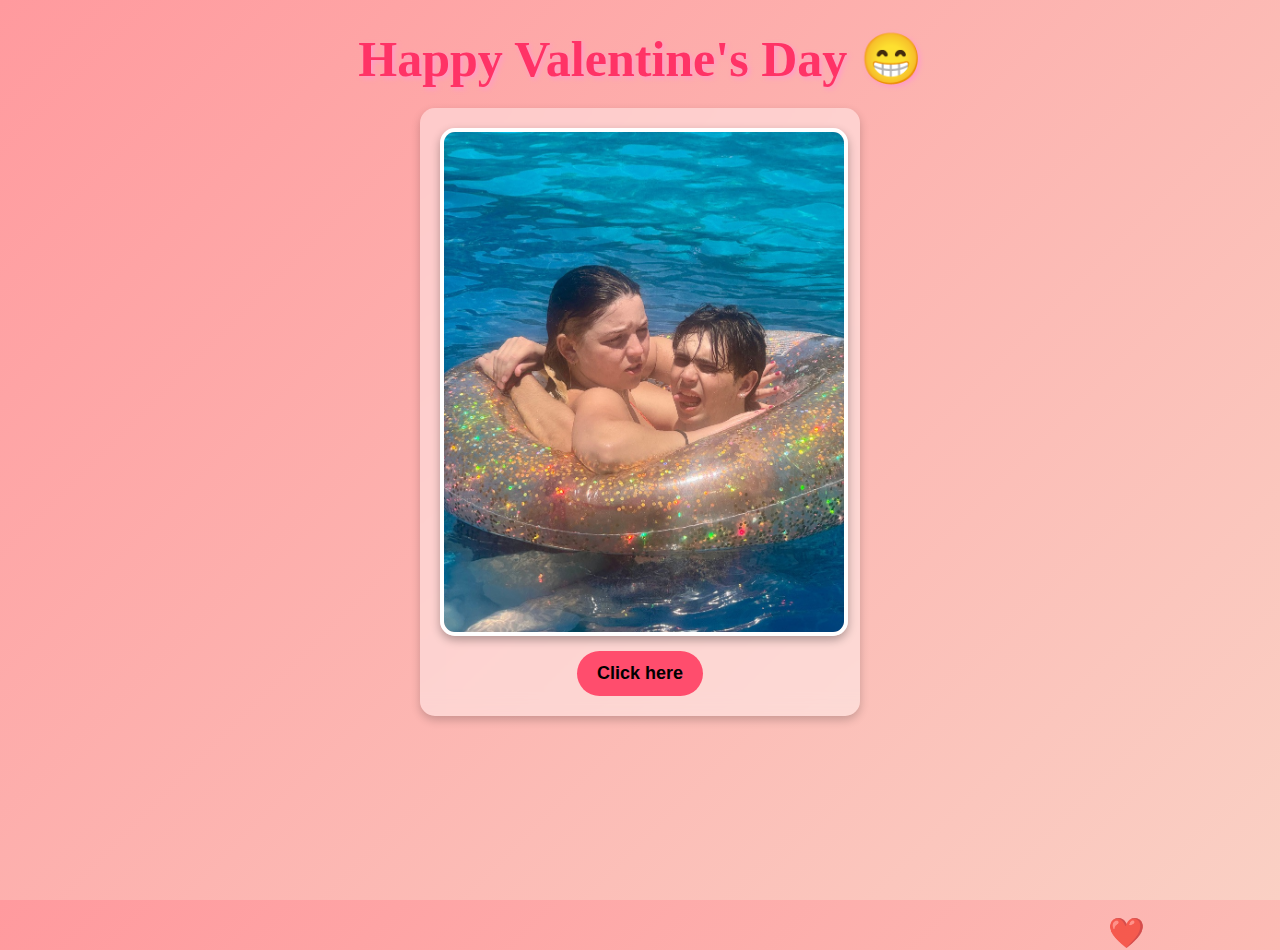
<file: index.html>
<!DOCTYPE html>
<html lang="en">
<head>
    <meta charset="UTF-8">
    <meta name="viewport" content="width=device-width, initial-scale=1.0">
    <title>Home</title>
    <link rel="stylesheet" href="styles.css">
</head>
<body>
    <h1 class="valentine-heading">Happy Valentine's Day 😁</h1>

    <script>
        function createHeart() {
            const heart = document.createElement("div");
            heart.innerHTML = "❤️";
            heart.classList.add("heart");
            document.body.appendChild(heart);
            
            const size = Math.random() * 20 + 10 + "px";
            heart.style.left = Math.random() * window.innerWidth + "px";
            heart.style.fontSize = size;
            heart.style.animationDuration = Math.random() * 2 + 2 + "s";

            setTimeout(() => heart.remove(), 4000);
        }

        setInterval(createHeart, 500);
    </script>

    <div class="container">
        <img src="images/image1.jpeg" alt="Main Image" class="main-image">
        <a href="page2.html">
            <button class="btn">Click here</button>
        </a>
    </div>
</body>
</html>
</file>
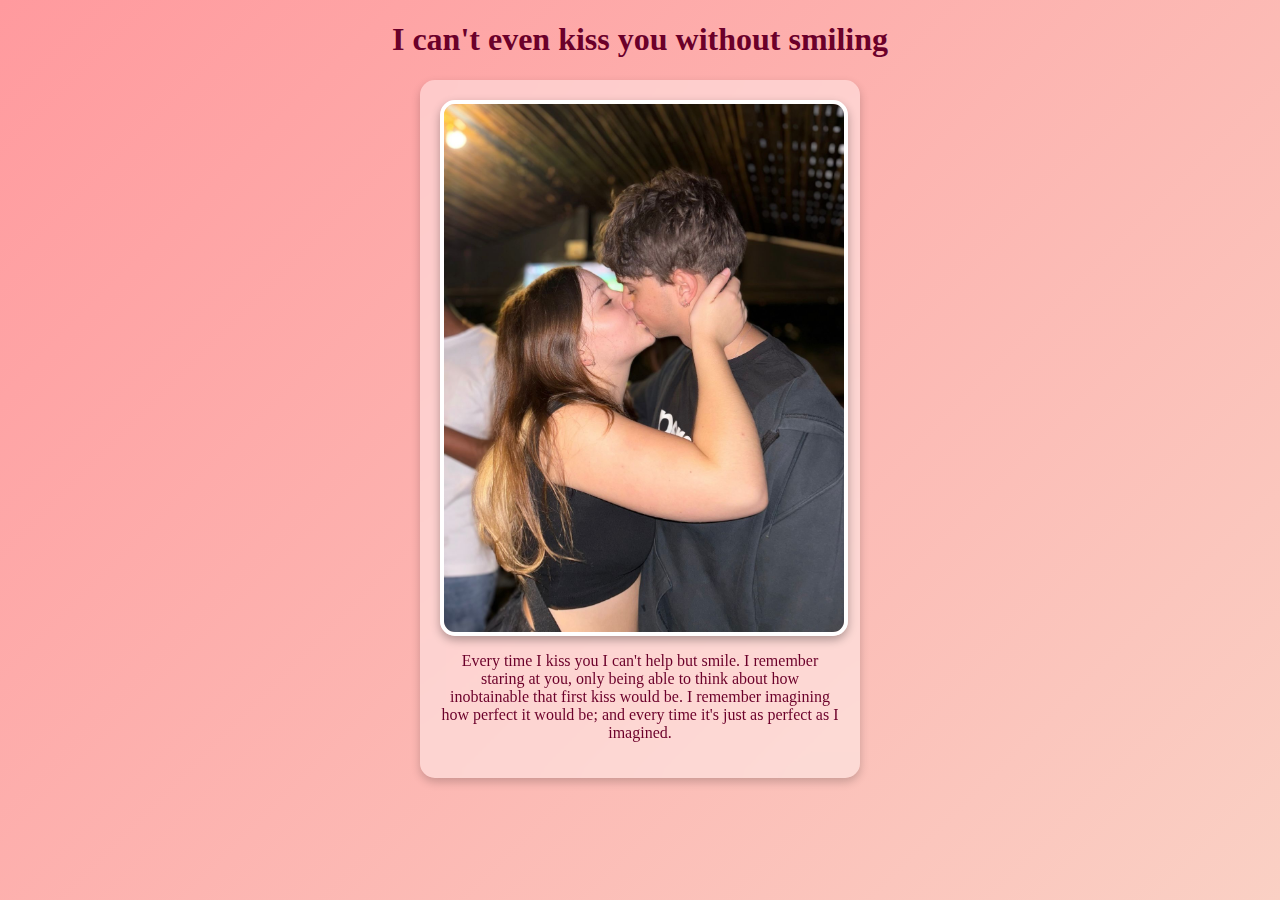
<file: coaster1.html>
<!DOCTYPE html>
<html lang="en">
<head>
    <meta charset="UTF-8">
    <meta name="viewport" content="width=device-width, initial-scale=1.0">
    <title>Coaster 1</title>
    <link rel="icon" href="favicon.ico" type="image/x-icon">
    <link rel="stylesheet" href="styles.css">
</head>
<body>
		<h1> I can't even kiss you without smiling </h1>
		<div class="container">
			<img src="images/coasters/coaster1.jpg" alt="coaster1picture" class="main-image">
			<p>
				 Every time I kiss you I can't help but smile. I remember staring at you, only being able to think about how inobtainable that first kiss would be. I remember imagining how perfect it would be; and every time it's just as perfect as I imagined.
			</p>		
		</div>

</body>
</html>
</file>
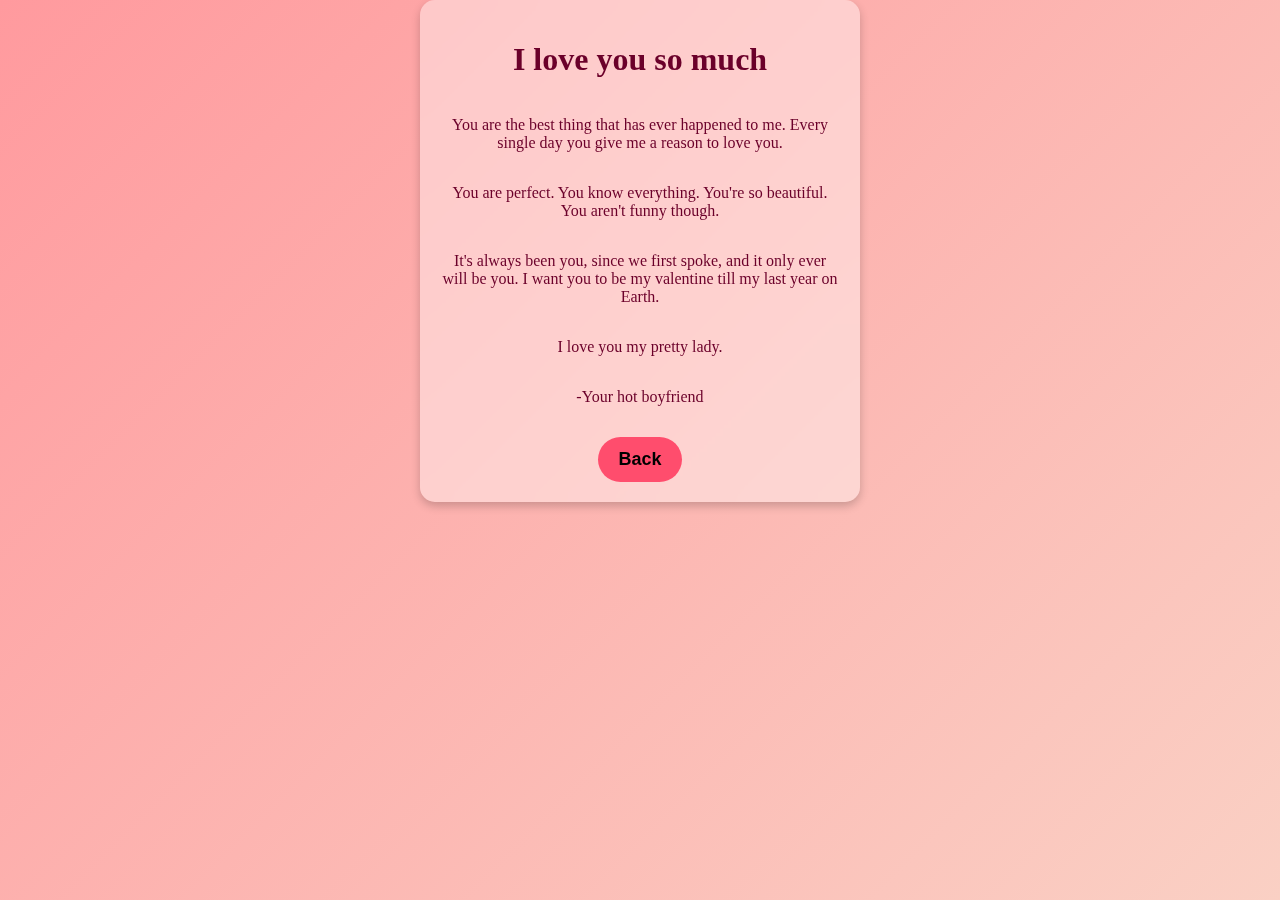
<file: page3.html>
<!DOCTYPE html>
<html lang="en">
<head>
    <meta charset="UTF-8">
    <meta name="viewport" content="width=device-width, initial-scale=1.0">
    <title>Page 3</title>
    <link rel="stylesheet" href="styles.css">

</head>
<body>
    <div class="container">
        <h1>I love you so much</h1>
        <p>You are the best thing that has ever happened to me. Every single day you give me a reason to love you.
      </p>
      <p>
        You are perfect. You know everything. You're so beautiful. You aren't funny though.
      </p>
      <p>
        It's always been you, since we first spoke, and it only ever will be you. I want you to be my valentine till my last year on Earth.
      </p>
      <p>
        I love you my pretty lady.
      </p>
        <p>-Your hot boyfriend</p>
        <a href="page2.html">
            <button class="btn">Back</button>
        </a>
    </div>
</body>
</html>
</file>
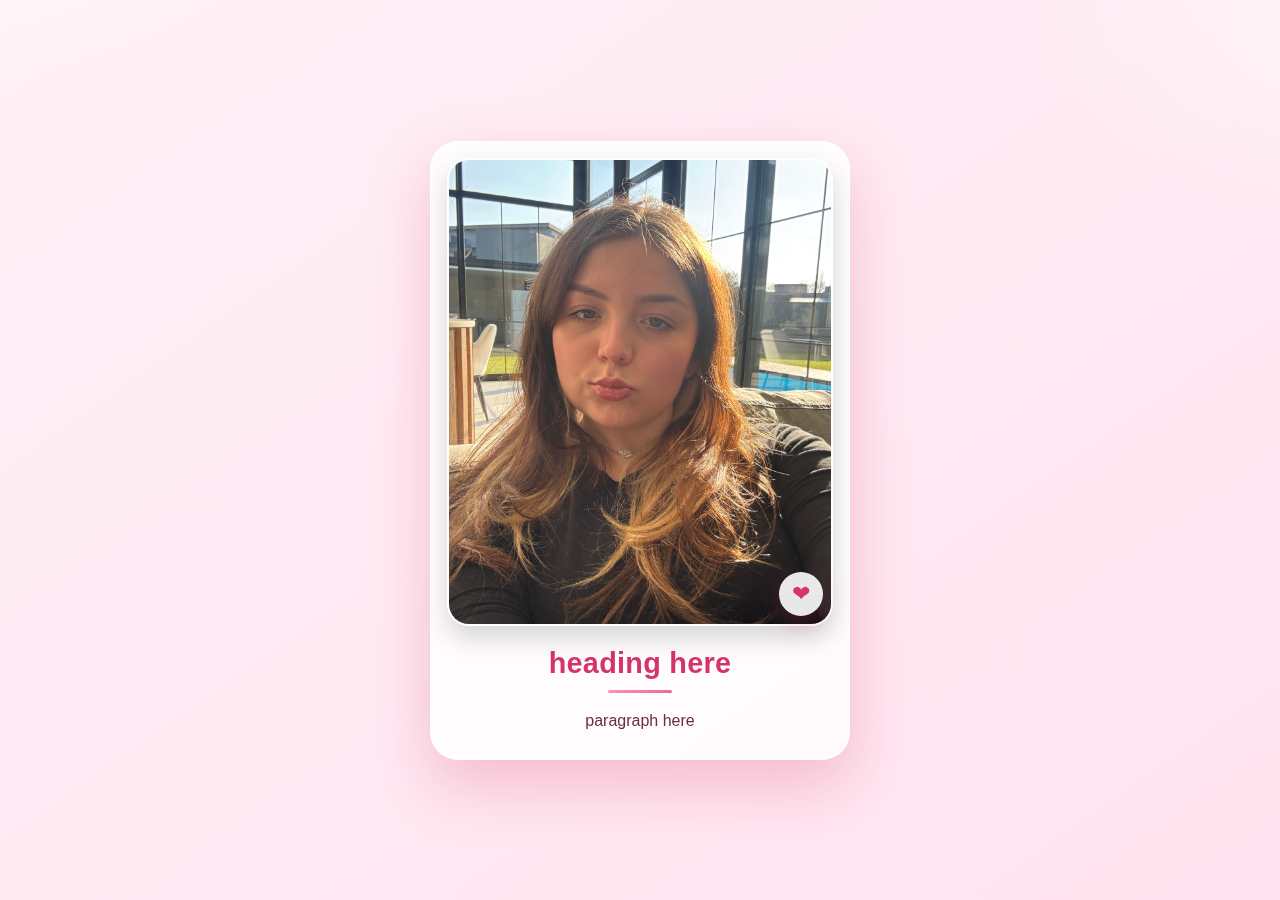
<file: coaster-a4f9c7e2d8b1k6m3/coaster2.html>
<!DOCTYPE html>
<html lang="en">
<head>
    <meta charset="UTF-8">
    <meta name="viewport" content="width=device-width, initial-scale=1.0">
	<title>For My Pretty Lady</title>
	<meta name="theme-color" content="#ea4c89">
	<link rel="icon" href="../favicon.ico" type="image/x-icon">
	<style>
		:root {
			--bg1: #fff1f7;
			--bg2: #ffe3ee;
			--card: rgba(255, 255, 255, 0.84);
			--text: #5f1d3b;
			--accent: #d6336c;
			--shadow: 0 24px 60px rgba(214, 51, 108, 0.25);
		}

		* {
			box-sizing: border-box;
		}

		body {
			margin: 0;
			min-height: 100dvh;
			display: grid;
			place-items: center;
			padding: 18px;
			font-family: Inter, "Segoe UI", Roboto, "Helvetica Neue", Arial, sans-serif;
			color: var(--text);
			background:
				radial-gradient(900px 500px at -10% -20%, rgba(255, 255, 255, 0.9), transparent 55%),
				radial-gradient(700px 420px at 110% 0%, rgba(255, 255, 255, 0.65), transparent 55%),
				linear-gradient(145deg, var(--bg1), var(--bg2));
			overflow-x: hidden;
		}

		.bg-hearts {
			position: fixed;
			inset: 0;
			pointer-events: none;
			overflow: hidden;
			z-index: 0;
		}

		.bg-hearts span {
			position: absolute;
			bottom: -40px;
			color: rgba(214, 51, 108, 0.3);
			font-size: 1.2rem;
			animation: floatUp 10s linear infinite;
		}

		.bg-hearts span:nth-child(1) { left: 10%; animation-duration: 11s; animation-delay: 0s; }
		.bg-hearts span:nth-child(2) { left: 24%; animation-duration: 9s; animation-delay: 1.3s; }
		.bg-hearts span:nth-child(3) { left: 40%; animation-duration: 13s; animation-delay: 0.8s; }
		.bg-hearts span:nth-child(4) { left: 58%; animation-duration: 10s; animation-delay: 2s; }
		.bg-hearts span:nth-child(5) { left: 76%; animation-duration: 12s; animation-delay: 0.5s; }
		.bg-hearts span:nth-child(6) { left: 90%; animation-duration: 9.5s; animation-delay: 1.8s; }

		.card {
			width: min(100%, 420px);
			background: var(--card);
			border: 1px solid rgba(255, 255, 255, 0.9);
			border-radius: 28px;
			box-shadow: var(--shadow);
			backdrop-filter: blur(10px);
			overflow: hidden;
			position: relative;
			z-index: 1;
			animation: cardIn 850ms cubic-bezier(.22,.8,.3,1) both;
		}

		.card::before {
			content: "";
			position: absolute;
			inset: -140% -45%;
			background: linear-gradient(110deg, transparent 40%, rgba(255, 255, 255, 0.5) 50%, transparent 60%);
			transform: translateX(-90%) rotate(8deg);
			animation: shimmer 6.5s ease-in-out infinite;
			pointer-events: none;
		}

		.image-wrap {
			position: relative;
			padding: 16px 16px 0;
		}

		.main-image {
			width: 100%;
			display: block;
			border-radius: 22px;
			border: 2px solid rgba(255, 255, 255, 0.95);
			box-shadow: 0 12px 26px rgba(0, 0, 0, 0.16);
			object-fit: cover;
			max-height: 52vh;
			transition: transform 450ms ease;
		}

		.card:hover .main-image {
			transform: scale(1.02);
		}

		.heart {
			position: absolute;
			right: 26px;
			bottom: 10px;
			width: 44px;
			height: 44px;
			border-radius: 50%;
			display: grid;
			place-items: center;
			background: rgba(255, 255, 255, 0.9);
			box-shadow: 0 8px 24px rgba(214, 51, 108, 0.25);
			color: var(--accent);
			font-size: 1.35rem;
			animation: pulse 2.4s ease-in-out infinite;
		}

		.content {
			padding: 20px 22px 24px;
			text-align: center;
		}

		h1 {
			margin: 0 0 10px;
			line-height: 1.2;
			font-size: clamp(1.38rem, 5vw, 1.8rem);
			color: var(--accent);
			letter-spacing: 0.01em;
			animation: fadeUp 900ms 250ms both;
		}

		.line {
			width: 64px;
			height: 3px;
			margin: 0 auto 14px;
			border-radius: 999px;
			background: linear-gradient(90deg, #ff7da9, #d6336c);
			opacity: 0.85;
			background-size: 170% 100%;
			animation: glowLine 2.8s ease-in-out infinite;
		}

		p {
			margin: 0;
			font-size: 1rem;
			line-height: 1.7;
			color: #6c2a4b;
			text-wrap: pretty;
			animation: fadeUp 1s 400ms both;
		}

		.footer {
			margin-top: 14px;
			font-size: 0.78rem;
			text-transform: uppercase;
			letter-spacing: 0.12em;
			color: #b44572;
			opacity: 0.8;
			animation: fadeUp 1s 520ms both;
		}

		@keyframes cardIn {
			from {
				opacity: 0;
				transform: translateY(22px) scale(0.985);
			}
			to {
				opacity: 1;
				transform: translateY(0) scale(1);
			}
		}

		@keyframes fadeUp {
			from {
				opacity: 0;
				transform: translateY(10px);
			}
			to {
				opacity: 1;
				transform: translateY(0);
			}
		}

		@keyframes pulse {
			0%, 100% { transform: scale(1); }
			50% { transform: scale(1.12); }
		}

		@keyframes shimmer {
			0%, 70% { transform: translateX(-90%) rotate(8deg); }
			100% { transform: translateX(90%) rotate(8deg); }
		}

		@keyframes glowLine {
			0%, 100% { background-position: 0% 50%; opacity: 0.75; }
			50% { background-position: 100% 50%; opacity: 1; }
		}

		@keyframes floatUp {
			0% {
				transform: translateY(0) translateX(0) scale(1);
				opacity: 0;
			}
			10% { opacity: 1; }
			90% { opacity: 0.8; }
			100% {
				transform: translateY(-110vh) translateX(15px) scale(1.25);
				opacity: 0;
			}
		}

		@media (prefers-reduced-motion: reduce) {
			*, *::before, *::after {
				animation: none !important;
				transition: none !important;
			}
		}
	</style>
</head>
<body>
	<div class="bg-hearts" aria-hidden="true">
		<span>❤</span>
		<span>❤</span>
		<span>❤</span>
		<span>❤</span>
		<span>❤</span>
		<span>❤</span>
	</div>
	<main class="card" role="main" aria-label="Love card">
		<div class="image-wrap">
			<img src="../images/coasters/coaster2.jpeg" alt="A special memory together" class="main-image">
			<div class="heart" aria-hidden="true">❤</div>
		</div>
		<section class="content">
			<h1>heading here</h1>
			<div class="line" aria-hidden="true"></div>
			<p>paragraph here</p>
		</section>
	</main>
</body>
</html>
</file>
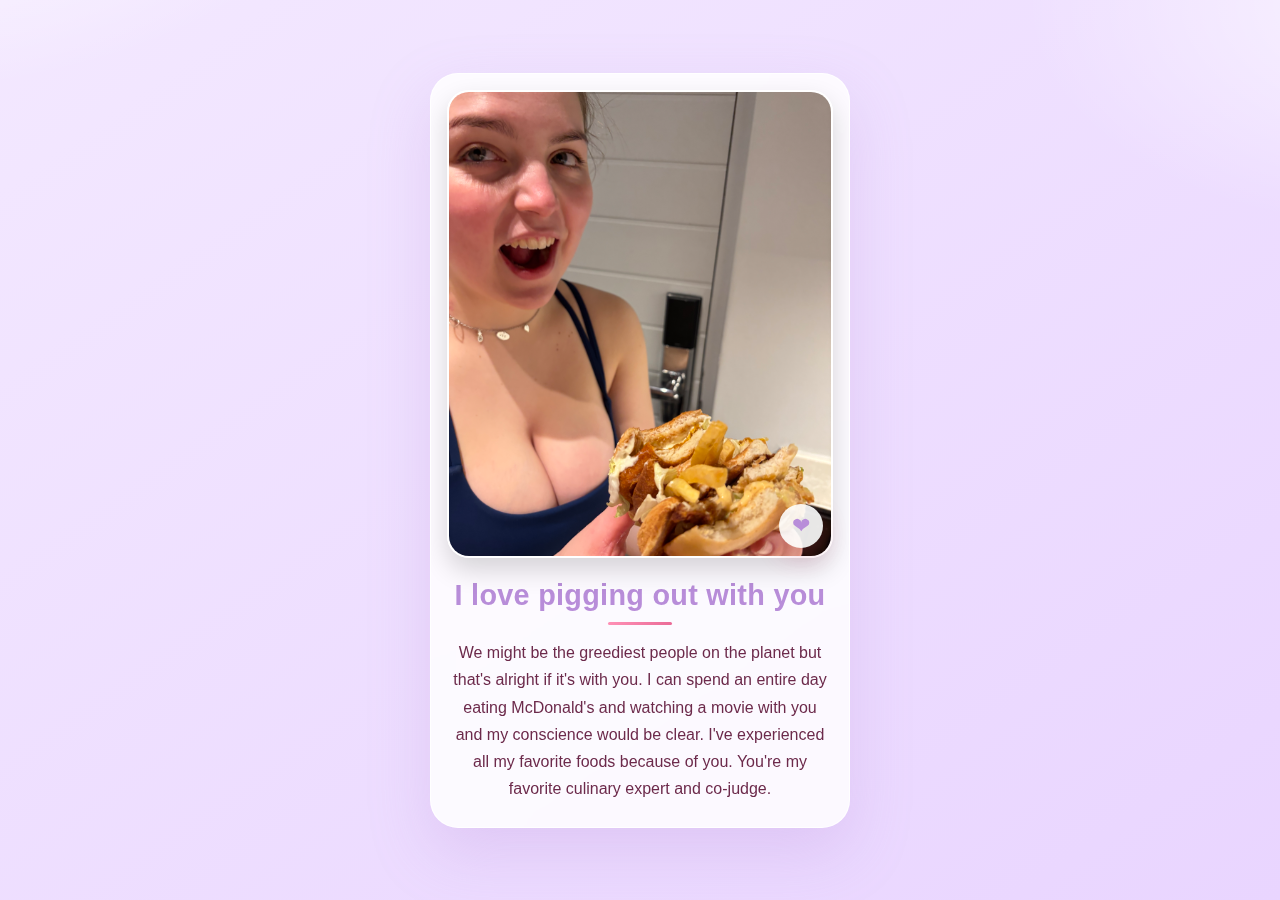
<file: coaster-a4f9c7e2d8b1k6m3/coaster4.html>
<!DOCTYPE html>
<html lang="en">
<head>
    <meta charset="UTF-8">
    <meta name="viewport" content="width=device-width, initial-scale=1.0">
	<title>For My Pretty Lady</title>
	<meta name="theme-color" content="#b88dd9">
	<link rel="icon" href="../favicon.ico" type="image/x-icon">
	<style>
		:root {
			--bg1: #f3e8ff;
			--bg2: #e9d5ff;
			--card: rgba(255, 255, 255, 0.84);
			--text: #5a3a7a;
			--accent: #b88dd9;
			--shadow: 0 24px 60px rgba(184, 141, 217, 0.25);
		}

		* {
			box-sizing: border-box;
		}

		body {
			margin: 0;
			min-height: 100dvh;
			display: grid;
			place-items: center;
			padding: 18px;
			font-family: Inter, "Segoe UI", Roboto, "Helvetica Neue", Arial, sans-serif;
			color: var(--text);
			background:
				radial-gradient(900px 500px at -10% -20%, rgba(255, 255, 255, 0.9), transparent 55%),
				radial-gradient(700px 420px at 110% 0%, rgba(255, 255, 255, 0.65), transparent 55%),
				linear-gradient(145deg, var(--bg1), var(--bg2));
			overflow-x: hidden;
		}

		.bg-hearts {
			position: fixed;
			inset: 0;
			pointer-events: none;
			overflow: hidden;
			z-index: 0;
		}

		.bg-hearts span {
			position: absolute;
			bottom: -40px;
			color: rgba(214, 51, 108, 0.3);
			font-size: 1.2rem;
			animation: floatUp 10s linear infinite;
		}

		.bg-hearts span:nth-child(1) { left: 10%; animation-duration: 11s; animation-delay: 0s; }
		.bg-hearts span:nth-child(2) { left: 24%; animation-duration: 9s; animation-delay: 1.3s; }
		.bg-hearts span:nth-child(3) { left: 40%; animation-duration: 13s; animation-delay: 0.8s; }
		.bg-hearts span:nth-child(4) { left: 58%; animation-duration: 10s; animation-delay: 2s; }
		.bg-hearts span:nth-child(5) { left: 76%; animation-duration: 12s; animation-delay: 0.5s; }
		.bg-hearts span:nth-child(6) { left: 90%; animation-duration: 9.5s; animation-delay: 1.8s; }

		.card {
			width: min(100%, 420px);
			background: var(--card);
			border: 1px solid rgba(255, 255, 255, 0.9);
			border-radius: 28px;
			box-shadow: var(--shadow);
			backdrop-filter: blur(10px);
			overflow: hidden;
			position: relative;
			z-index: 1;
			animation: cardIn 850ms cubic-bezier(.22,.8,.3,1) both;
		}

		.card::before {
			content: "";
			position: absolute;
			inset: -140% -45%;
			background: linear-gradient(110deg, transparent 40%, rgba(255, 255, 255, 0.5) 50%, transparent 60%);
			transform: translateX(-90%) rotate(8deg);
			animation: shimmer 6.5s ease-in-out infinite;
			pointer-events: none;
		}

		.image-wrap {
			position: relative;
			padding: 16px 16px 0;
		}

		.main-image {
			width: 100%;
			display: block;
			border-radius: 22px;
			border: 2px solid rgba(255, 255, 255, 0.95);
			box-shadow: 0 12px 26px rgba(0, 0, 0, 0.16);
			object-fit: cover;
			max-height: 52vh;
			transition: transform 450ms ease;
		}

		.card:hover .main-image {
			transform: scale(1.02);
		}

		.heart {
			position: absolute;
			right: 26px;
			bottom: 10px;
			width: 44px;
			height: 44px;
			border-radius: 50%;
			display: grid;
			place-items: center;
			background: rgba(255, 255, 255, 0.9);
			box-shadow: 0 8px 24px rgba(214, 51, 108, 0.25);
			color: var(--accent);
			font-size: 1.35rem;
			animation: pulse 2.4s ease-in-out infinite;
		}

		.content {
			padding: 20px 22px 24px;
			text-align: center;
		}

		h1 {
			margin: 0 0 10px;
			line-height: 1.2;
			font-size: clamp(1.38rem, 5vw, 1.8rem);
			color: var(--accent);
			letter-spacing: 0.01em;
			animation: fadeUp 900ms 250ms both;
		}

		.line {
			width: 64px;
			height: 3px;
			margin: 0 auto 14px;
			border-radius: 999px;
			background: linear-gradient(90deg, #ff7da9, #d6336c);
			opacity: 0.85;
			background-size: 170% 100%;
			animation: glowLine 2.8s ease-in-out infinite;
		}

		p {
			margin: 0;
			font-size: 1rem;
			line-height: 1.7;
			color: #6c2a4b;
			text-wrap: pretty;
			animation: fadeUp 1s 400ms both;
		}

		.footer {
			margin-top: 14px;
			font-size: 0.78rem;
			text-transform: uppercase;
			letter-spacing: 0.12em;
			color: #b44572;
			opacity: 0.8;
			animation: fadeUp 1s 520ms both;
		}

		@keyframes cardIn {
			from {
				opacity: 0;
				transform: translateY(22px) scale(0.985);
			}
			to {
				opacity: 1;
				transform: translateY(0) scale(1);
			}
		}

		@keyframes fadeUp {
			from {
				opacity: 0;
				transform: translateY(10px);
			}
			to {
				opacity: 1;
				transform: translateY(0);
			}
		}

		@keyframes pulse {
			0%, 100% { transform: scale(1); }
			50% { transform: scale(1.12); }
		}

		@keyframes shimmer {
			0%, 70% { transform: translateX(-90%) rotate(8deg); }
			100% { transform: translateX(90%) rotate(8deg); }
		}

		@keyframes glowLine {
			0%, 100% { background-position: 0% 50%; opacity: 0.75; }
			50% { background-position: 100% 50%; opacity: 1; }
		}

		@keyframes floatUp {
			0% {
				transform: translateY(0) translateX(0) scale(1);
				opacity: 0;
			}
			10% { opacity: 1; }
			90% { opacity: 0.8; }
			100% {
				transform: translateY(-110vh) translateX(15px) scale(1.25);
				opacity: 0;
			}
		}

		@media (prefers-reduced-motion: reduce) {
			*, *::before, *::after {
				animation: none !important;
				transition: none !important;
			}
		}
	</style>
</head>
<body>
	<div class="bg-hearts" aria-hidden="true">
		<span>💕</span>
		<span>💕</span>
		<span>💕</span>
		<span>💕</span>
		<span>💕</span>
		<span>💕</span>
	</div>
	<main class="card" role="main" aria-label="Love card">
		<div class="image-wrap">
			<img src="../images/coasters/coaster4.jpeg" alt="A special memory together" class="main-image">
			<div class="heart" aria-hidden="true">❤</div>
		</div>
		<section class="content">
			<h1>I love pigging out with you</h1>
			<div class="line" aria-hidden="true"></div>
			<p>
				We might be the greediest people on the planet but that's alright if it's with you. 
				I can spend an entire day eating McDonald's and watching a movie with you and my conscience would be clear.
				I've experienced all my favorite foods because of you. 
				You're my favorite culinary expert and co-judge.
			</p>
		</section>
	</main>
</body>
</html>
</file>
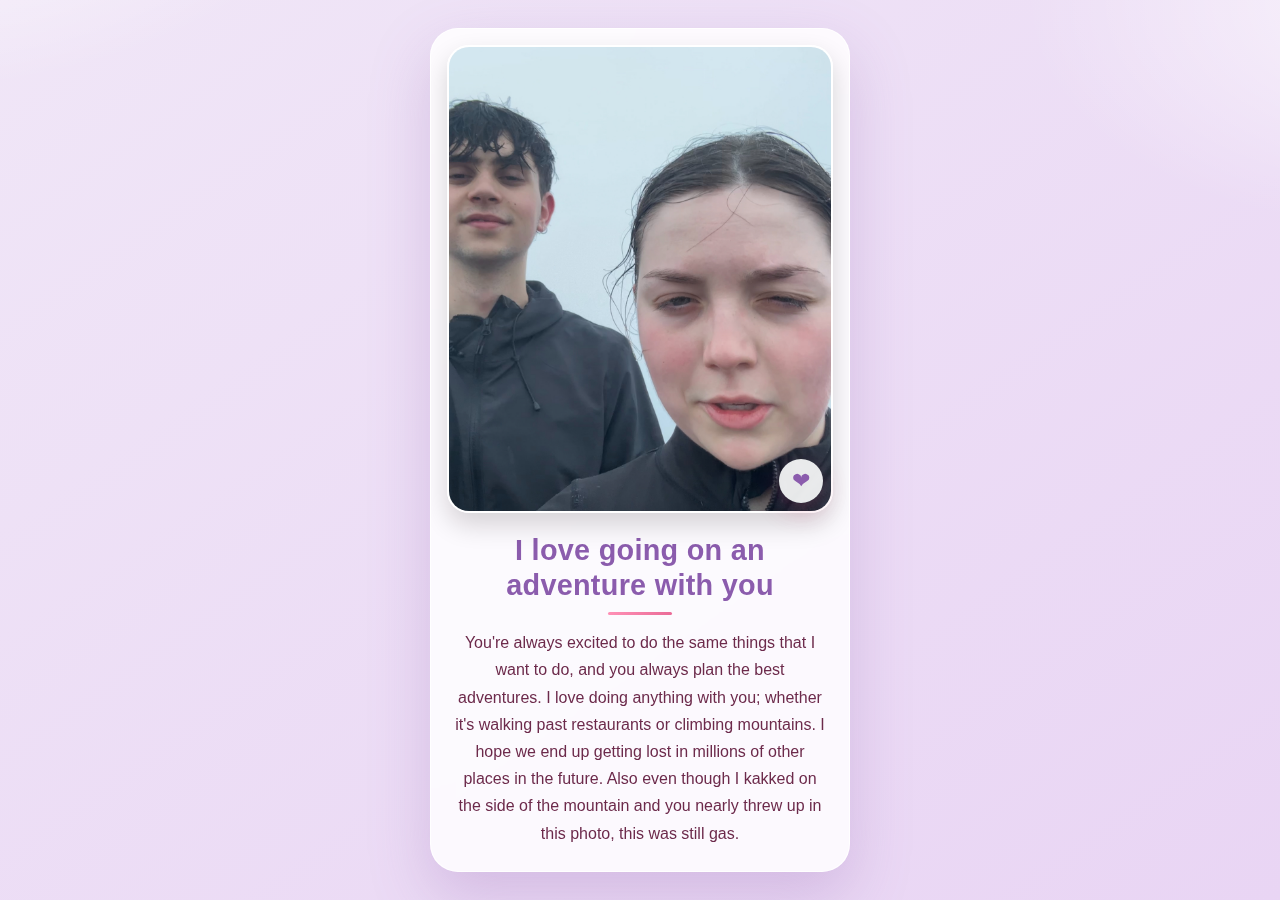
<file: coaster-a4f9c7e2d8b1k6m3/coaster5.html>
<!DOCTYPE html>
<html lang="en">
<head>
    <meta charset="UTF-8">
    <meta name="viewport" content="width=device-width, initial-scale=1.0">
	<title>For My Pretty Lady</title>
	<meta name="theme-color" content="#8b5cad">
	<link rel="icon" href="../favicon.ico" type="image/x-icon">
	<style>
		:root {
			--bg1: #f0e6f7;
			--bg2: #e9d5f4;
			--card: rgba(255, 255, 255, 0.84);
			--text: #4a2a5a;
			--accent: #8b5cad;
			--shadow: 0 24px 60px rgba(139, 92, 173, 0.25);
		}

		* {
			box-sizing: border-box;
		}

		body {
			margin: 0;
			min-height: 100dvh;
			display: grid;
			place-items: center;
			padding: 18px;
			font-family: Inter, "Segoe UI", Roboto, "Helvetica Neue", Arial, sans-serif;
			color: var(--text);
			background:
				radial-gradient(900px 500px at -10% -20%, rgba(255, 255, 255, 0.9), transparent 55%),
				radial-gradient(700px 420px at 110% 0%, rgba(255, 255, 255, 0.65), transparent 55%),
				linear-gradient(145deg, var(--bg1), var(--bg2));
			overflow-x: hidden;
		}

		.bg-hearts {
			position: fixed;
			inset: 0;
			pointer-events: none;
			overflow: hidden;
			z-index: 0;
		}

		.bg-hearts span {
			position: absolute;
			bottom: -40px;
			color: rgba(214, 51, 108, 0.3);
			font-size: 1.2rem;
			animation: floatUp 10s linear infinite;
		}

		.bg-hearts span:nth-child(1) { left: 10%; animation-duration: 11s; animation-delay: 0s; }
		.bg-hearts span:nth-child(2) { left: 24%; animation-duration: 9s; animation-delay: 1.3s; }
		.bg-hearts span:nth-child(3) { left: 40%; animation-duration: 13s; animation-delay: 0.8s; }
		.bg-hearts span:nth-child(4) { left: 58%; animation-duration: 10s; animation-delay: 2s; }
		.bg-hearts span:nth-child(5) { left: 76%; animation-duration: 12s; animation-delay: 0.5s; }
		.bg-hearts span:nth-child(6) { left: 90%; animation-duration: 9.5s; animation-delay: 1.8s; }

		.card {
			width: min(100%, 420px);
			background: var(--card);
			border: 1px solid rgba(255, 255, 255, 0.9);
			border-radius: 28px;
			box-shadow: var(--shadow);
			backdrop-filter: blur(10px);
			overflow: hidden;
			position: relative;
			z-index: 1;
			animation: cardIn 850ms cubic-bezier(.22,.8,.3,1) both;
		}

		.card::before {
			content: "";
			position: absolute;
			inset: -140% -45%;
			background: linear-gradient(110deg, transparent 40%, rgba(255, 255, 255, 0.5) 50%, transparent 60%);
			transform: translateX(-90%) rotate(8deg);
			animation: shimmer 6.5s ease-in-out infinite;
			pointer-events: none;
		}

		.image-wrap {
			position: relative;
			padding: 16px 16px 0;
		}

		.main-image {
			width: 100%;
			display: block;
			border-radius: 22px;
			border: 2px solid rgba(255, 255, 255, 0.95);
			box-shadow: 0 12px 26px rgba(0, 0, 0, 0.16);
			object-fit: cover;
			max-height: 52vh;
			transition: transform 450ms ease;
		}

		.card:hover .main-image {
			transform: scale(1.02);
		}

		.heart {
			position: absolute;
			right: 26px;
			bottom: 10px;
			width: 44px;
			height: 44px;
			border-radius: 50%;
			display: grid;
			place-items: center;
			background: rgba(255, 255, 255, 0.9);
			box-shadow: 0 8px 24px rgba(214, 51, 108, 0.25);
			color: var(--accent);
			font-size: 1.35rem;
			animation: pulse 2.4s ease-in-out infinite;
		}

		.content {
			padding: 20px 22px 24px;
			text-align: center;
		}

		h1 {
			margin: 0 0 10px;
			line-height: 1.2;
			font-size: clamp(1.38rem, 5vw, 1.8rem);
			color: var(--accent);
			letter-spacing: 0.01em;
			animation: fadeUp 900ms 250ms both;
		}

		.line {
			width: 64px;
			height: 3px;
			margin: 0 auto 14px;
			border-radius: 999px;
			background: linear-gradient(90deg, #ff7da9, #d6336c);
			opacity: 0.85;
			background-size: 170% 100%;
			animation: glowLine 2.8s ease-in-out infinite;
		}

		p {
			margin: 0;
			font-size: 1rem;
			line-height: 1.7;
			color: #6c2a4b;
			text-wrap: pretty;
			animation: fadeUp 1s 400ms both;
		}

		.footer {
			margin-top: 14px;
			font-size: 0.78rem;
			text-transform: uppercase;
			letter-spacing: 0.12em;
			color: #b44572;
			opacity: 0.8;
			animation: fadeUp 1s 520ms both;
		}

		@keyframes cardIn {
			from {
				opacity: 0;
				transform: translateY(22px) scale(0.985);
			}
			to {
				opacity: 1;
				transform: translateY(0) scale(1);
			}
		}

		@keyframes fadeUp {
			from {
				opacity: 0;
				transform: translateY(10px);
			}
			to {
				opacity: 1;
				transform: translateY(0);
			}
		}

		@keyframes pulse {
			0%, 100% { transform: scale(1); }
			50% { transform: scale(1.12); }
		}

		@keyframes shimmer {
			0%, 70% { transform: translateX(-90%) rotate(8deg); }
			100% { transform: translateX(90%) rotate(8deg); }
		}

		@keyframes glowLine {
			0%, 100% { background-position: 0% 50%; opacity: 0.75; }
			50% { background-position: 100% 50%; opacity: 1; }
		}

		@keyframes floatUp {
			0% {
				transform: translateY(0) translateX(0) scale(1);
				opacity: 0;
			}
			10% { opacity: 1; }
			90% { opacity: 0.8; }
			100% {
				transform: translateY(-110vh) translateX(15px) scale(1.25);
				opacity: 0;
			}
		}

		@media (prefers-reduced-motion: reduce) {
			*, *::before, *::after {
				animation: none !important;
				transition: none !important;
			}
		}
	</style>
</head>
<body>
	<div class="bg-hearts" aria-hidden="true">
		<span>💞</span>
		<span>💞</span>
		<span>💞</span>
		<span>💞</span>
		<span>💞</span>
		<span>💞</span>
	</div>
	<main class="card" role="main" aria-label="Love card">
		<div class="image-wrap">
			<img src="../images/coasters/coaster5.jpeg" alt="A special memory together" class="main-image">
			<div class="heart" aria-hidden="true">❤</div>
		</div>
		<section class="content">
			<h1>I love going on an adventure with you</h1>
			<div class="line" aria-hidden="true"></div>
			<p>
				You're always excited to do the same things that I want to do, and you always 
				plan the best adventures. I love doing anything with you; whether it's walking past restaurants or climbing mountains.
				I hope we end up getting lost in millions of other places in the future. 
				Also even though I kakked on the side of the mountain and you nearly 
				threw up in this photo, this was still gas.
			</p>
		</section>
	</main>
</body>
</html>
</file>
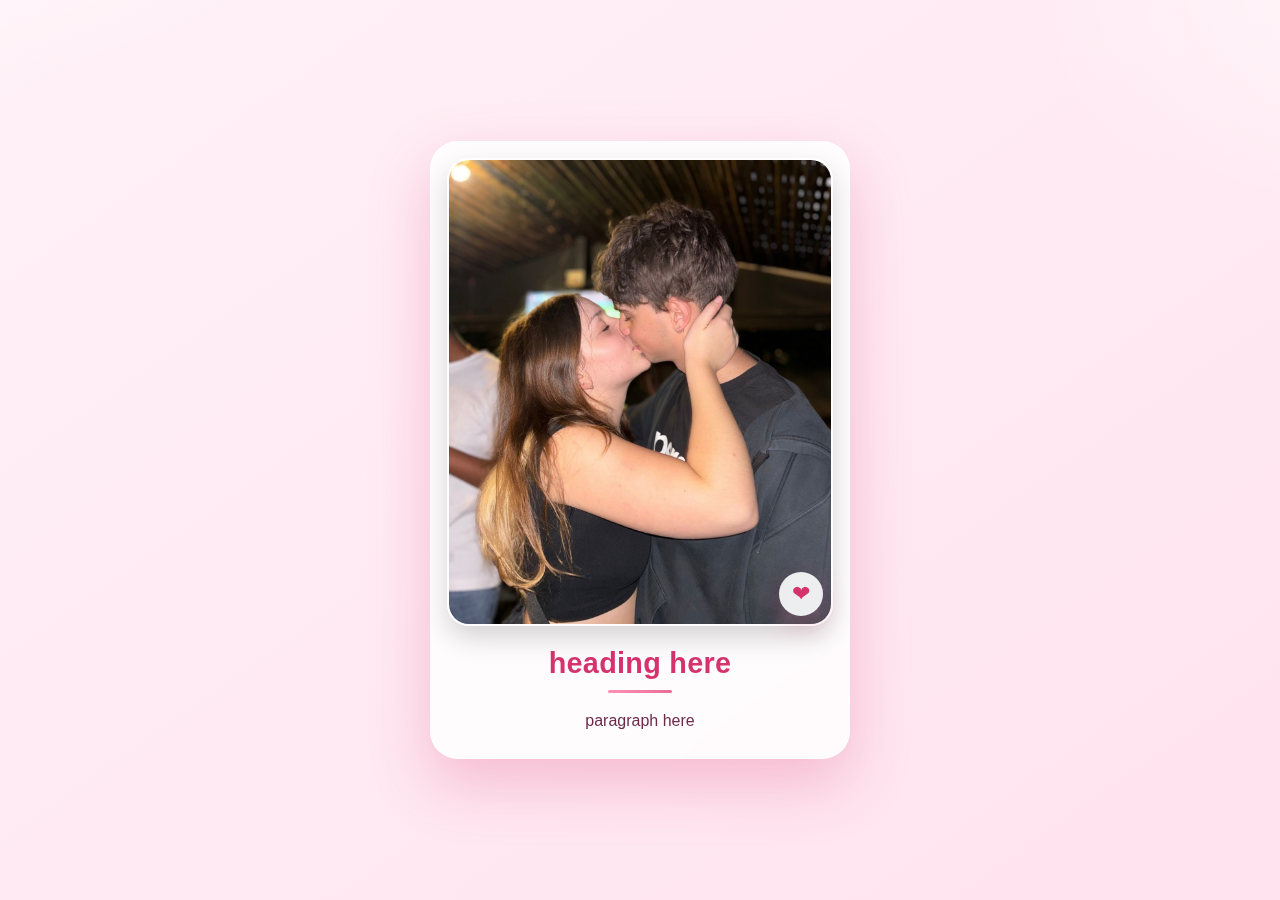
<file: coaster-a4f9c7e2d8b1k6m3/coaster8.html>
<!DOCTYPE html>
<html lang="en">
<head>
    <meta charset="UTF-8">
    <meta name="viewport" content="width=device-width, initial-scale=1.0">
	<title>For My Pretty Lady</title>
	<meta name="theme-color" content="#ea4c89">
	<link rel="icon" href="../favicon.ico" type="image/x-icon">
	<style>
		:root {
			--bg1: #fff1f7;
			--bg2: #ffe3ee;
			--card: rgba(255, 255, 255, 0.84);
			--text: #5f1d3b;
			--accent: #d6336c;
			--shadow: 0 24px 60px rgba(214, 51, 108, 0.25);
		}

		* {
			box-sizing: border-box;
		}

		body {
			margin: 0;
			min-height: 100dvh;
			display: grid;
			place-items: center;
			padding: 18px;
			font-family: Inter, "Segoe UI", Roboto, "Helvetica Neue", Arial, sans-serif;
			color: var(--text);
			background:
				radial-gradient(900px 500px at -10% -20%, rgba(255, 255, 255, 0.9), transparent 55%),
				radial-gradient(700px 420px at 110% 0%, rgba(255, 255, 255, 0.65), transparent 55%),
				linear-gradient(145deg, var(--bg1), var(--bg2));
			overflow-x: hidden;
		}

		.bg-hearts {
			position: fixed;
			inset: 0;
			pointer-events: none;
			overflow: hidden;
			z-index: 0;
		}

		.bg-hearts span {
			position: absolute;
			bottom: -40px;
			color: rgba(214, 51, 108, 0.3);
			font-size: 1.2rem;
			animation: floatUp 10s linear infinite;
		}

		.bg-hearts span:nth-child(1) { left: 10%; animation-duration: 11s; animation-delay: 0s; }
		.bg-hearts span:nth-child(2) { left: 24%; animation-duration: 9s; animation-delay: 1.3s; }
		.bg-hearts span:nth-child(3) { left: 40%; animation-duration: 13s; animation-delay: 0.8s; }
		.bg-hearts span:nth-child(4) { left: 58%; animation-duration: 10s; animation-delay: 2s; }
		.bg-hearts span:nth-child(5) { left: 76%; animation-duration: 12s; animation-delay: 0.5s; }
		.bg-hearts span:nth-child(6) { left: 90%; animation-duration: 9.5s; animation-delay: 1.8s; }

		.card {
			width: min(100%, 420px);
			background: var(--card);
			border: 1px solid rgba(255, 255, 255, 0.9);
			border-radius: 28px;
			box-shadow: var(--shadow);
			backdrop-filter: blur(10px);
			overflow: hidden;
			position: relative;
			z-index: 1;
			animation: cardIn 850ms cubic-bezier(.22,.8,.3,1) both;
		}

		.card::before {
			content: "";
			position: absolute;
			inset: -140% -45%;
			background: linear-gradient(110deg, transparent 40%, rgba(255, 255, 255, 0.5) 50%, transparent 60%);
			transform: translateX(-90%) rotate(8deg);
			animation: shimmer 6.5s ease-in-out infinite;
			pointer-events: none;
		}

		.image-wrap {
			position: relative;
			padding: 16px 16px 0;
		}

		.main-image {
			width: 100%;
			display: block;
			border-radius: 22px;
			border: 2px solid rgba(255, 255, 255, 0.95);
			box-shadow: 0 12px 26px rgba(0, 0, 0, 0.16);
			object-fit: cover;
			max-height: 52vh;
			transition: transform 450ms ease;
		}

		.card:hover .main-image {
			transform: scale(1.02);
		}

		.heart {
			position: absolute;
			right: 26px;
			bottom: 10px;
			width: 44px;
			height: 44px;
			border-radius: 50%;
			display: grid;
			place-items: center;
			background: rgba(255, 255, 255, 0.9);
			box-shadow: 0 8px 24px rgba(214, 51, 108, 0.25);
			color: var(--accent);
			font-size: 1.35rem;
			animation: pulse 2.4s ease-in-out infinite;
		}

		.content {
			padding: 20px 22px 24px;
			text-align: center;
		}

		h1 {
			margin: 0 0 10px;
			line-height: 1.2;
			font-size: clamp(1.38rem, 5vw, 1.8rem);
			color: var(--accent);
			letter-spacing: 0.01em;
			animation: fadeUp 900ms 250ms both;
		}

		.line {
			width: 64px;
			height: 3px;
			margin: 0 auto 14px;
			border-radius: 999px;
			background: linear-gradient(90deg, #ff7da9, #d6336c);
			opacity: 0.85;
			background-size: 170% 100%;
			animation: glowLine 2.8s ease-in-out infinite;
		}

		p {
			margin: 0;
			font-size: 1rem;
			line-height: 1.7;
			color: #6c2a4b;
			text-wrap: pretty;
			animation: fadeUp 1s 400ms both;
		}

		.footer {
			margin-top: 14px;
			font-size: 0.78rem;
			text-transform: uppercase;
			letter-spacing: 0.12em;
			color: #b44572;
			opacity: 0.8;
			animation: fadeUp 1s 520ms both;
		}

		@keyframes cardIn {
			from {
				opacity: 0;
				transform: translateY(22px) scale(0.985);
			}
			to {
				opacity: 1;
				transform: translateY(0) scale(1);
			}
		}

		@keyframes fadeUp {
			from {
				opacity: 0;
				transform: translateY(10px);
			}
			to {
				opacity: 1;
				transform: translateY(0);
			}
		}

		@keyframes pulse {
			0%, 100% { transform: scale(1); }
			50% { transform: scale(1.12); }
		}

		@keyframes shimmer {
			0%, 70% { transform: translateX(-90%) rotate(8deg); }
			100% { transform: translateX(90%) rotate(8deg); }
		}

		@keyframes glowLine {
			0%, 100% { background-position: 0% 50%; opacity: 0.75; }
			50% { background-position: 100% 50%; opacity: 1; }
		}

		@keyframes floatUp {
			0% {
				transform: translateY(0) translateX(0) scale(1);
				opacity: 0;
			}
			10% { opacity: 1; }
			90% { opacity: 0.8; }
			100% {
				transform: translateY(-110vh) translateX(15px) scale(1.25);
				opacity: 0;
			}
		}

		@media (prefers-reduced-motion: reduce) {
			*, *::before, *::after {
				animation: none !important;
				transition: none !important;
			}
		}
	</style>
</head>
<body>
	<div class="bg-hearts" aria-hidden="true">
		<span>❤</span>
		<span>❤</span>
		<span>❤</span>
		<span>❤</span>
		<span>❤</span>
		<span>❤</span>
	</div>
	<main class="card" role="main" aria-label="Love card">
		<div class="image-wrap">
			<img src="../images/coasters/coaster8.jpg" alt="A special memory together" class="main-image">
			<div class="heart" aria-hidden="true">❤</div>
		</div>
		<section class="content">
			<h1>heading here</h1>
			<div class="line" aria-hidden="true"></div>
			<p>paragraph here</p>
		</section>
	</main>
</body>
</html>
</file>
<file: styles.css>
/* Valentine’s Theme Enhancements */
body {
    background: linear-gradient(135deg, #ff9a9e, #fad0c4);
    color: #6b002a;
    margin: 0;
    padding: 0;
    width: 100%;
    min-height: 100vh;
    display: flex;
    flex-direction: column;
    align-items: center; /* Centers horizontally */
    justify-content: flex-start; /* Aligns content to the top */
    text-align: center; /* Centers text within elements */
}

/* Fix heading placement */
.valentine-heading {
    font-size: 50px;
    color: #ff3366;
    text-shadow: 2px 2px 5px #ff99cc;
    margin-top: 30px;
    margin-bottom: 20px;
    width: 100%; /* Ensure it spans the full width */
    text-align: center; /* Center the text */
    position: relative; /* Ensure it stays in the document flow */
    z-index: 1; /* Ensure it appears above other elements */
}


/* Container Styling */
.container {
    background: rgba(255, 255, 255, 0.4);
    padding: 20px;
    border-radius: 15px;
    box-shadow: 0 4px 10px rgba(0, 0, 0, 0.2);
    backdrop-filter: blur(10px);
    max-width: 90%;
    width: 400px;
    text-align: center;
    display: flex;
    flex-direction: column;
    align-items: center;
}

/* Image Styling */
.main-image {
    border-radius: 15px;
    border: 4px solid white;
    box-shadow: 0 4px 10px rgba(0, 0, 0, 0.3);
    max-width: 100%;
    height: auto;
    display: block;
    margin: 0 auto;
}

/* Button Styling */
.btn {
    background-color: #ff4d6d;
    font-family: 'Poppins', sans-serif;
    font-weight: bold;
    font-size: 18px;
    padding: 12px 20px;
    border: none;
    border-radius: 25px;
    cursor: pointer;
    transition: transform 0.2s, background-color 0.3s;
    margin-top: 15px;
}

.btn:hover {
    background-color: #d62839;
    transform: scale(1.1);
}

/* Floating Hearts Animation */
@keyframes float {
    0% { transform: translateY(0); opacity: 1; }
    100% { transform: translateY(-200px); opacity: 0; }
}

.heart {
    position: absolute;
    bottom: -50px;
    font-size: 30px;
    color: rgba(255, 0, 90, 0.8);
    animation: float 4s ease-in infinite;
}
</file>
